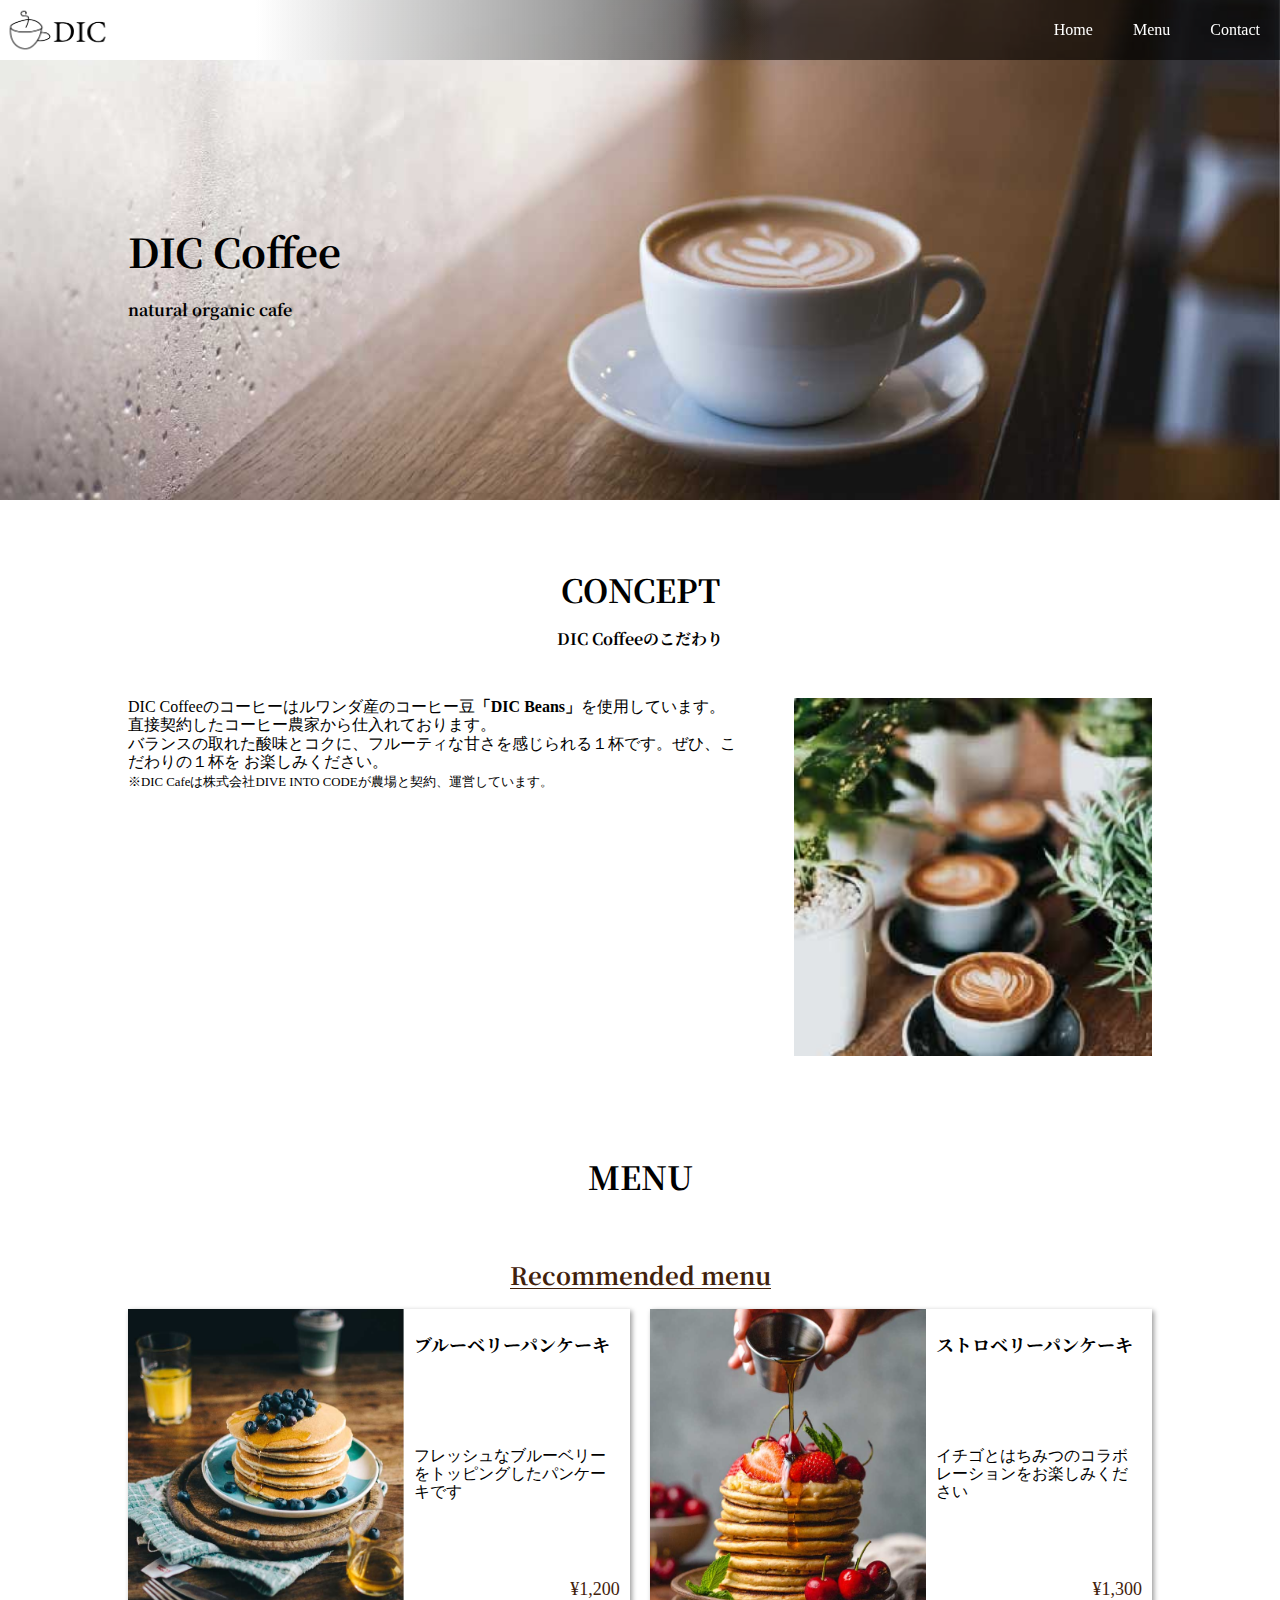
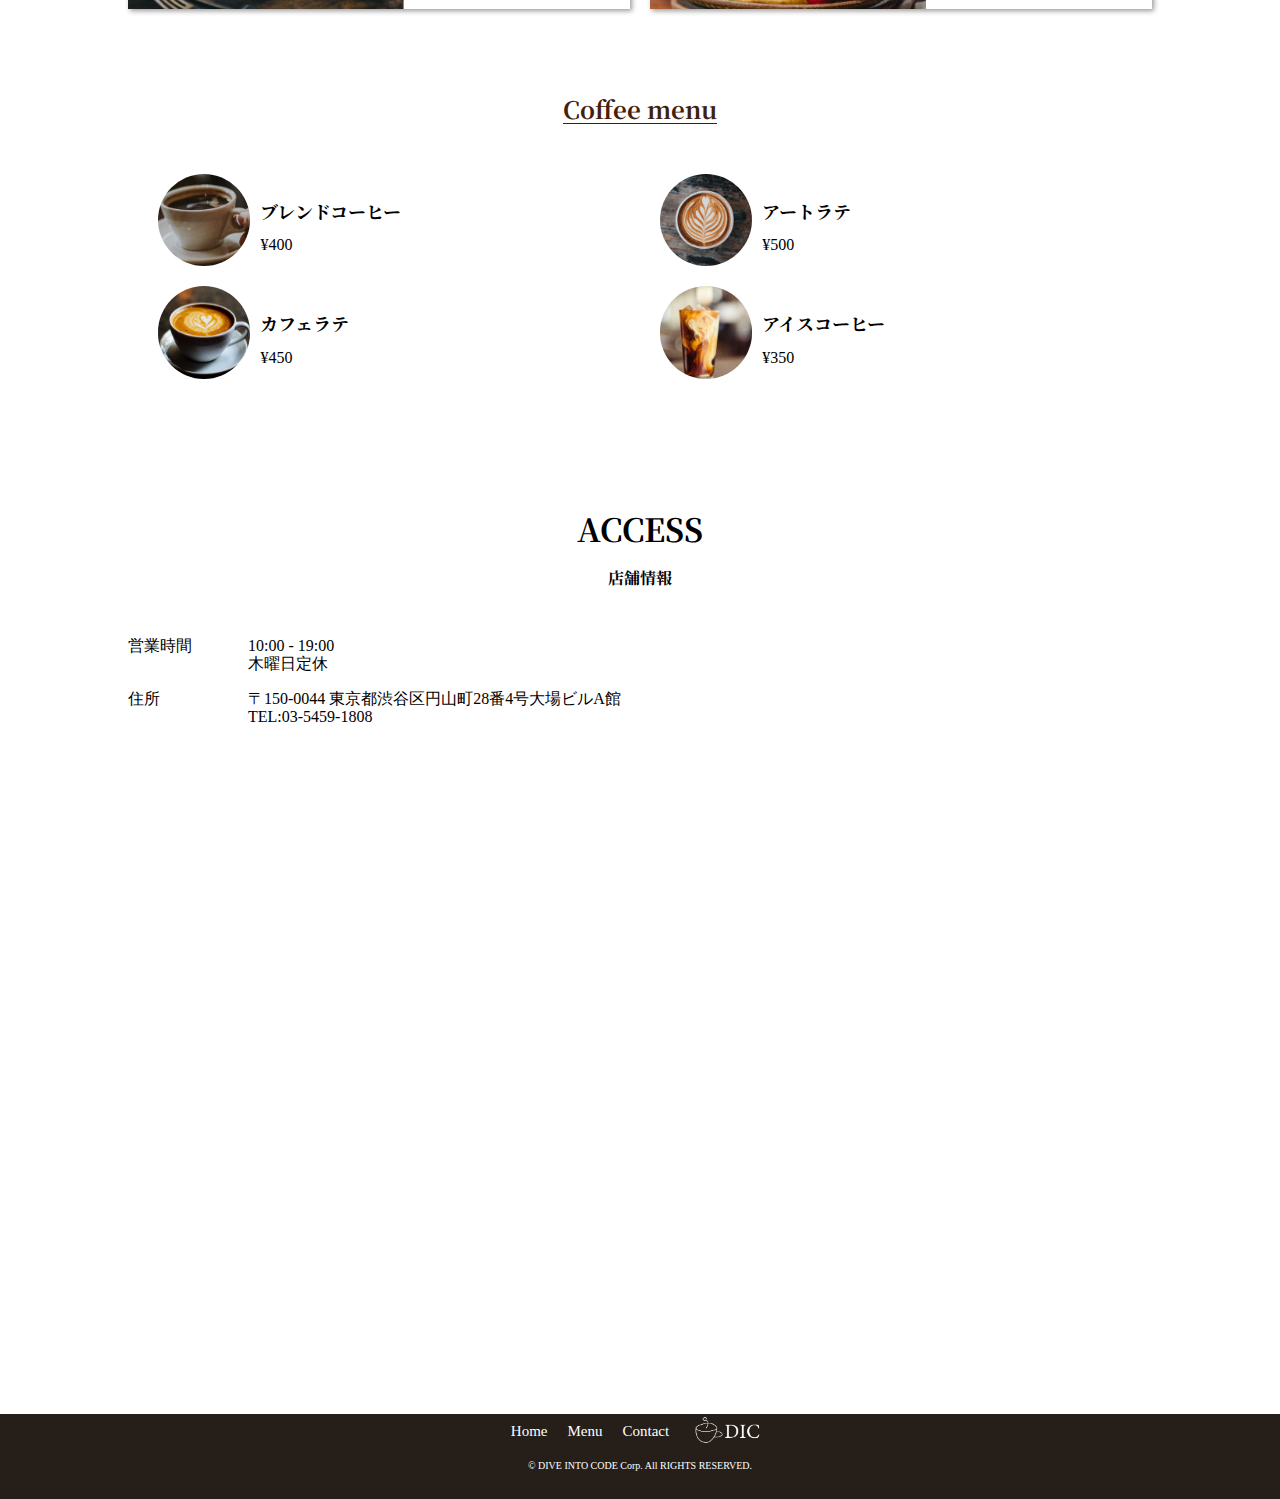
<file: index.html>
<!DOCTYPE html>
<html lang="ja">

  <head>
    <meta charset="utf-8">
    <title>DIC cafe</title>
    <link href="css/normalize.css" rel="stylesheet">
    <link href="css/main.css" rel="stylesheet">
    <link href="https://fonts.googleapis.com/css2?family=Noto+Serif+JP:wght@400;700&display=swap" rel="stylesheet">
  </head>

  <body>
    <header>
      <nav class="header_nav">
        <a href="index.html" class="logo"><img src="images/sample_logo_k.png"></a>
        <ul class="global_nav">
          <a href="index.html" class="global_nav_item">
            <li>Home</li>
          </a>
          <a href="#menu" class="global_nav_item">
            <li>Menu</li>
          </a>
          <a href="contact.html" class="global_nav_item">
            <li>Contact</li>
          </a>
        </ul>
      </nav>
      <div class="key section_inner">
        <h1>DIC Coffee</h1>
        <p>natural organic cafe</p>
      </div>
    </header>
    <section>
      <article class="section_inner">
        <div class="section_title">
          <h1>CONCEPT</h1>
          <p>DIC Coffeeのこだわり</p>
        </div>
        <div class="concept_inner"> 
            <p class="concept_content">
                DIC Coffeeのコーヒーはルワンダ産のコーヒー豆<strong>「DIC Beans」</strong>を使用しています。<br>
                直接契約したコーヒー農家から仕入れております。<br>
                バランスの取れた酸味とコクに、フルーティな甘さを感じられる１杯です。ぜひ、こだわりの１杯を
                お楽しみください。<br>
                <small>※DIC Cafeは株式会社DIVE INTO CODEが農場と契約、運営しています。</small>
            </p>
            <img src="images/sample_concept.jpg" class="concept_image">
        </div>
      </article>
      <article class="section_inner menu_section">
        <h1 class="section_title" id="menu">MENU</h1>
        <section>
          <div class="center">
            <h1 class="menu_title">Recommended menu</h1>
          </div>
          <ul class="menu_list menu_list_recommended">
            <li class="menu_item">
              <div class="menu_item_content">
                <h2 class="menu_item_title">ブルーベリーパンケーキ</h2>
                <p>フレッシュなブルーベリーをトッピングしたパンケーキです</p>
                <p class="menu_item_price">¥1,200</p>
              </div>
              <img src="images/sample_pancake1.jpg" class="menu_item_image">
            </li>
            <li class="menu_item">
              <div class="menu_item_content">
                <h2 class="menu_item_title">ストロベリーパンケーキ</h2>
                <p>イチゴとはちみつのコラボレーションをお楽しみください</p>
                <p class="menu_item_price">¥1,300</p>
              </div>
              <img src="images/sample_pancake2.jpg" class="menu_item_image">
            </li>
          </ul>
        </section>
        <section>
          <div class="center">
            <h1 class="menu_title">Coffee menu</h1>
          </div>
          <ul class="menu_list coffee_menu">
            <li class="caffee_menu_list_item">
              <div class="caffee_menu_content">
                <h2 class="menu_item_title">ブレンドコーヒー</h2>
                <p class="caffee_menu_price">¥400</p>
              </div>
              <img src="images/sample_cafe1.jpg" class="caffee_menu_image">
            </li>
            <li class="caffee_menu_list_item">
              <div class="caffee_menu_content">
                <h2 class="menu_item_title">アートラテ</h2>
                <p class="caffee_menu_price">¥500</p>
              </div>
              <img src="images/sample_cafe2.jpg" class="caffee_menu_image">
            </li>
            <li class="caffee_menu_list_item">
              <div class="caffee_menu_content">
                <h2 class="menu_item_title">カフェラテ</h2>
                <p class="caffee_menu_price">¥450</p>
              </div>
              <img src="images/sample_cafe3.jpg" class="caffee_menu_image">
            </li>
            <li class="caffee_menu_list_item">
              <div class="caffee_menu_content">
                <h2 class="menu_item_title">アイスコーヒー</h2>
                <p class="caffee_menu_price">¥350</p>
              </div>
              <img src="images/sample_cafe4.jpg" class="caffee_menu_image">
            </li>
          </ul>
        </section>
      </article>
      <article class="section_inner">
        <div class="section_title">
          <h1>ACCESS</h1>
          <p>店舗情報</p>
        </div>
        <dl class="info">
          <dt class="info_title">営業時間</dt>
          <dd>10:00 - 19:00<br>木曜日定休</dd>
        </dl>
        <dl class="info">
          <dt class="info_title">住所</dt>
          <dd>
            〒150-0044 東京都渋谷区円山町28番4号大場ビルA館<br>
            TEL:03-5459-1808
          </dd>
        </dl>
        <div class="frame_area">
            <iframe
            src="https://www.google.com/maps/embed?pb=!1m18!1m12!1m3!1d3241.8625569899887!2d139.6922821152582!3d35.65575778020021!2m3!1f0!2f0!3f0!3m2!1i1024!2i768!4f13.1!3m3!1m2!1s0x60188b55bb707eff%3A0x5f04575eb7aca63e!2z44CSMTUwLTAwNDQg5p2x5Lqs6YO95riL6LC35Yy65YaG5bGx55S677yS77yY4oiS77yUIE9iYSBCbGQuIEHppKg!5e0!3m2!1sja!2sjp!4v1589613763992!5m2!1sja!2sjp"
            class="frame_child" width="600" height="450" frameborder="0" style="border:0;" allowfullscreen="" aria-hidden="false"
            tabindex="0"></iframe>
        </div>
      </article>
    </section>
    <footer class="footer">
      <nav>
        <ul class="footer_nav">
          <a href="index.html" class="footer_nav_item">
            <li>Home</li>
          </a>
          <a href="#menu" class="footer_nav_item">
            <li>Menu</li>
          </a>
          <a href="contact.html" class="footer_nav_item">
            <li>Contact</li>
          </a>
          <a href="index.html" class="footer_nav_item">
            <li>
              <img src="images/sample_logo_w.png" class="footer_logo">
            </li>
          </a>
        </ul>
      </nav>
      <p class="footer_right">© DIVE INTO CODE Corp. All RIGHTS RESERVED.</p>
    </footer>
  </body>

</html>
</file>
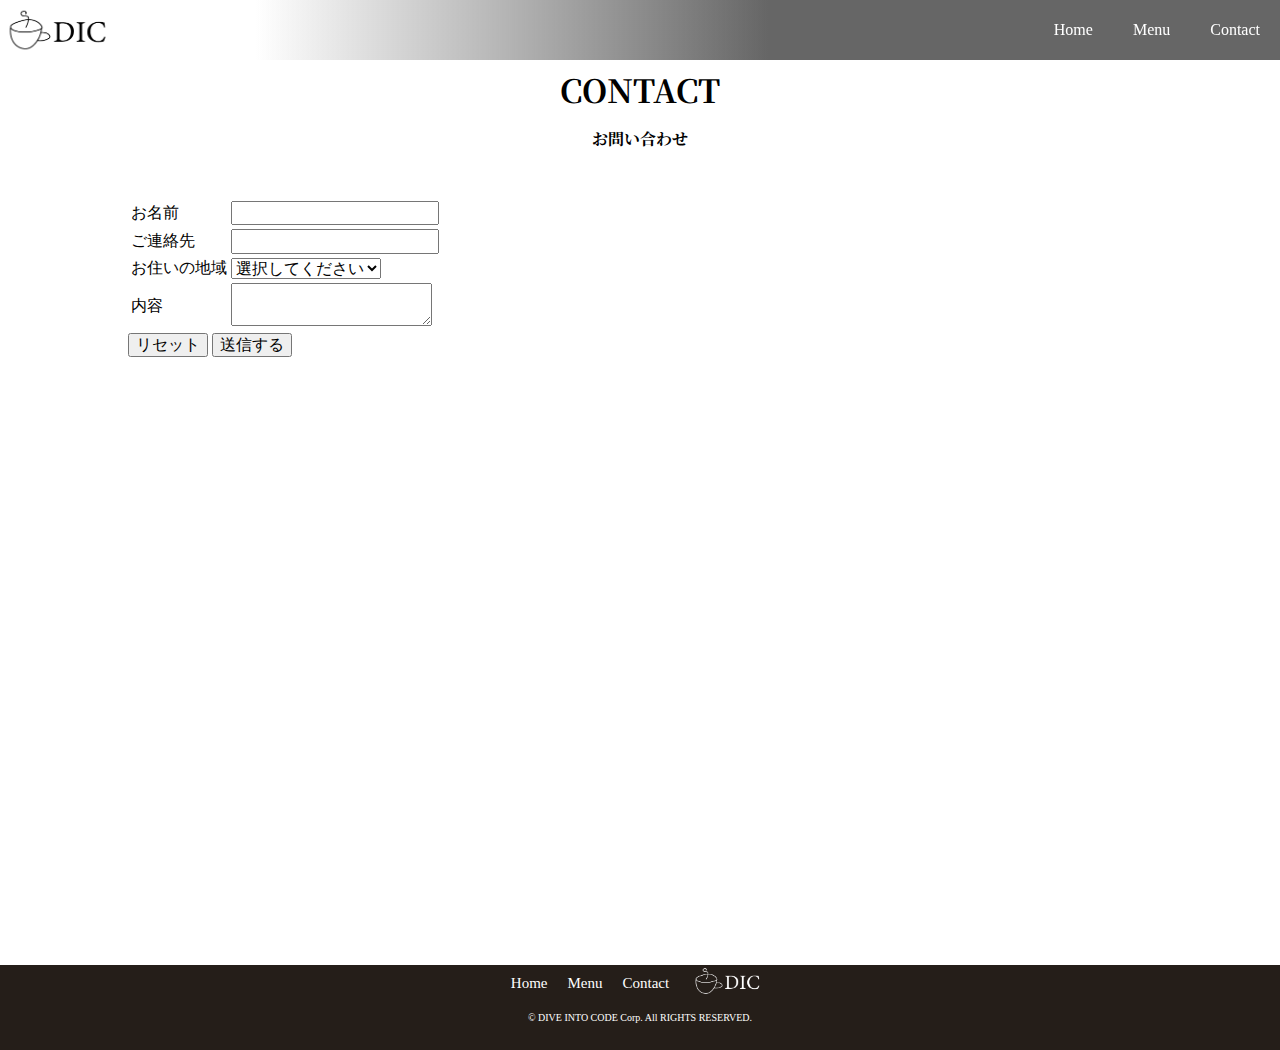
<file: contact.html>
<!DOCTYPE html>
<html lang="ja">
    <head>
        <meta charset="utf-8">
        <title>DIC cafe</title>
        <link href="css/main.css" rel="stylesheet">
        <link href="css/normalize.css" rel="stylesheet">
        <link rel="preconnect" href="https://fonts.googleapis.com"><link rel="preconnect" href="https://fonts.gstatic.com" crossorigin><link href="https://fonts.googleapis.com/css2?family=Noto+Serif+JP:wght@400;700&display=swap" rel="stylesheet">
        <style> @import url('https://fonts.googleapis.com/css2?family=Noto+Serif+JP:wght@400;700&display=swap'); </style>
    </head>
    <body>
        <header>
            <nav class="header_nav">
                <a href="index.html" class="logo"><img src="images/sample_logo_k.png"></a>
                <ul class="global_nav">
                    <a href="index.html" class="global_nav_item"><li>Home</li></a>
                    <a href="#" class="global_nav_item"><li>Menu</li></a>
                    <a href="contact.html" class="global_nav_item"><li>Contact</li></a>
                </ul>
            </nav>
        </header>
        <section class="section_inner">
            <div class="section_title">
                <h1>CONTACT</h1>
                <p>お問い合わせ</p>
            </div>
            <form action="#" method="post">
                <table>
                    <tr>
                        <td><label for="name">お名前</label></td>
                        <td><input type="" name="name" id="name"></td>
                    </tr>
                    <tr>
                        <td><label for="phonenumber">ご連絡先</td></label>
                        <td><input type="" name="phonenumber" id="phonenumber"></td>
                    </tr>
                    <tr>
                        <td><label for="region">お住いの地域</label></td>
                        <td>
                            <select name="region" id="region">
                                <option value="0" selected>選択してください</option>
                                <option value="1">北海道</option>
                                <option value="2">東北</option>
                                <option value="3">関東</option>
                                <option value="4">中部</option>
                                <option value="5">近畿</option>
                                <option value="6">中国・四国</option>
                                <option value="7">九州</option> 
                            </select>
                        </td>
                    </tr>
                    <tr>
                        <td><label for="content">内容</label></td>
                        <td><textarea name="content" id="content"></textarea></td>
                    </tr>
                </table>
                <button type="reset">リセット</button>
                <button type="submit">送信する</button>
            </form>
        </section>
        <footer class="footer">
            <nav>
              <ul class="footer_nav">
                <a href="index.html" class="footer_nav_item">
                  <li>Home</li>
                </a>
                <a href="blueberry_pancakes.html" class="footer_nav_item">
                  <li>Menu</li>
                </a>
                <a href="contact.html" class="footer_nav_item">
                  <li>Contact</li>
                </a>
                <a href="index.html" class="footer_nav_item">
                  <li>
                    <img src="images/sample_logo_w.png" class="footer_logo">
                  </li>
                </a>
              </ul>
            </nav>
            <p class="footer_right">© DIVE INTO CODE Corp. All RIGHTS RESERVED.</p>
        </footer>
    </body>
</html>
</file>
<file: css/main.css>
@charset "utf-8";
html {
  height: 100%;
}
body {
  position: relative;
  padding-bottom: 75px;
  min-height: 100%;
}
li {
  list-style: none;
}
p, ul {
  margin: 0;
  padding: 0;
}
div,li {
  box-sizing: border-box;
}
.header_nav {
  background: linear-gradient(90deg, #fff 20%, rgba(0,0,0,.6) 60%);
  display: flex;
  height: 60px;
  justify-content: space-between;
  align-items: stretch;
  position: fixed;
  top: 0;
  width: 100%;
}
.global_nav_item {
  color: #fff;
  text-decoration: none;
  display: flex;
  align-items: center;
  padding: 0 20px;
}
.global_nav_item:hover {
  background: #fff;
  color: #42210b;
}
.global_nav {
  display: flex;
  align-items: stretch;
}
.logo {
  width: 120px;
  display: flex;
  align-items: center;
}
.logo img{
  width: 100%;
}
.section_inner {
  padding: 50px 10% 30px;
}
.key {
  height: 500px;
  background: center / cover no-repeat url("../images/sample_key.jpg");
  font-family: 'Noto Serif JP', serif;
  font-weight: bold;
  display: flex;
  flex-direction: column;
  justify-content: center;
}
.key h1{
  font-size: 2.5rem;
}
.section_title {
  font-family: 'Noto Serif JP', serif;
  font-weight: bold;
  text-align: center;
  margin-bottom: 50px;
}
.menu_title {
  display: inline-block;
  font-family: 'Noto Serif JP', serif;
  font-size: 1.5rem;
  color: #42210b;
  border-bottom: solid #42210b 1px;
  margin-bottom: 20px;
}
.center {
  text-align: center;
}
.caffee_menu_image {
  width: 20%;
  border-radius: 50%;
}
.concept_content {
    width: 60%;
}
.concept_image {
    width: 35%;
}
.concept_inner {
    display: flex;
    justify-content: space-between;
}
.menu_section {
    background: url(../images/sample_menu_bg.jpg) no-repeat bottom;
    background-size: 100%;
    background-attachment: fixed;
}
.menu_list {
    display: flex;
    justify-content: space-between;
    flex-wrap: wrap;
}
.menu_list_recommended {
    padding-bottom: 50px;
}
.menu_item {
    width: 49%;
    display: flex;
    flex-direction: row-reverse;
    box-shadow: 2px 2px 5px rgb(0 0 0 /40%);
    margin-bottom: 20px;
}
.menu_item_content {
    width: 45%;
    padding: 10px;
    display: flex;
    flex-direction: column;
    justify-content: space-between;
    background: #fff;
}
.menu_item_title {
    font-size: 18px;
    font-family: 'Noto Serif JP', serif;
}
.menu_item_price {
    color: #42210b;
    font-size: 18px;
    text-align: right;
}
.menu_item_image {
    width: 55%;
    object-fit: cover;
    height: 300px;
}
.coffee_menu {
    background: #fff;
    padding: 20px;
}
.caffee_menu_list_item {
    width: 49%;
    display: flex;
    flex-direction: row-reverse;
    align-items: center;
    padding: 10px;
}
.caffee_menu_content {
    width: 80%;
    padding: 10px;
}
.caffee_menu_image {
    width: 20%;
    border-radius: 50%;
}
.info {
    display: flex;
}
.info_title {
    width: 80px;
}
.frame_area {
    position: relative;
    width: 100%;
    padding-top: 56.25%;
}
.frame_child {
    position: absolute;
    top: 0;
    right: 0;
    width: 100%;
    height: 100%;
}
.footer {
    width: 100%;
    background: #251e19;
    position: absolute;
    bottom: -75px;
    padding-bottom: 10px;
    height: 75px;
}
.footer_nav {
    display: flex;
    justify-content: center;
    margin-bottom: 10px;
}
.footer_nav_item {
    padding: 00 10px;
    display: flex;
    flex-direction: column;
    justify-content: center;
    color: white;
    text-decoration: none;
    font-size: 15px;
}
.footer_logo {
    width: 80px;
}
.footer_right {
    color: white;
    text-align: center;
    font-size: 10px;
}
</file>
